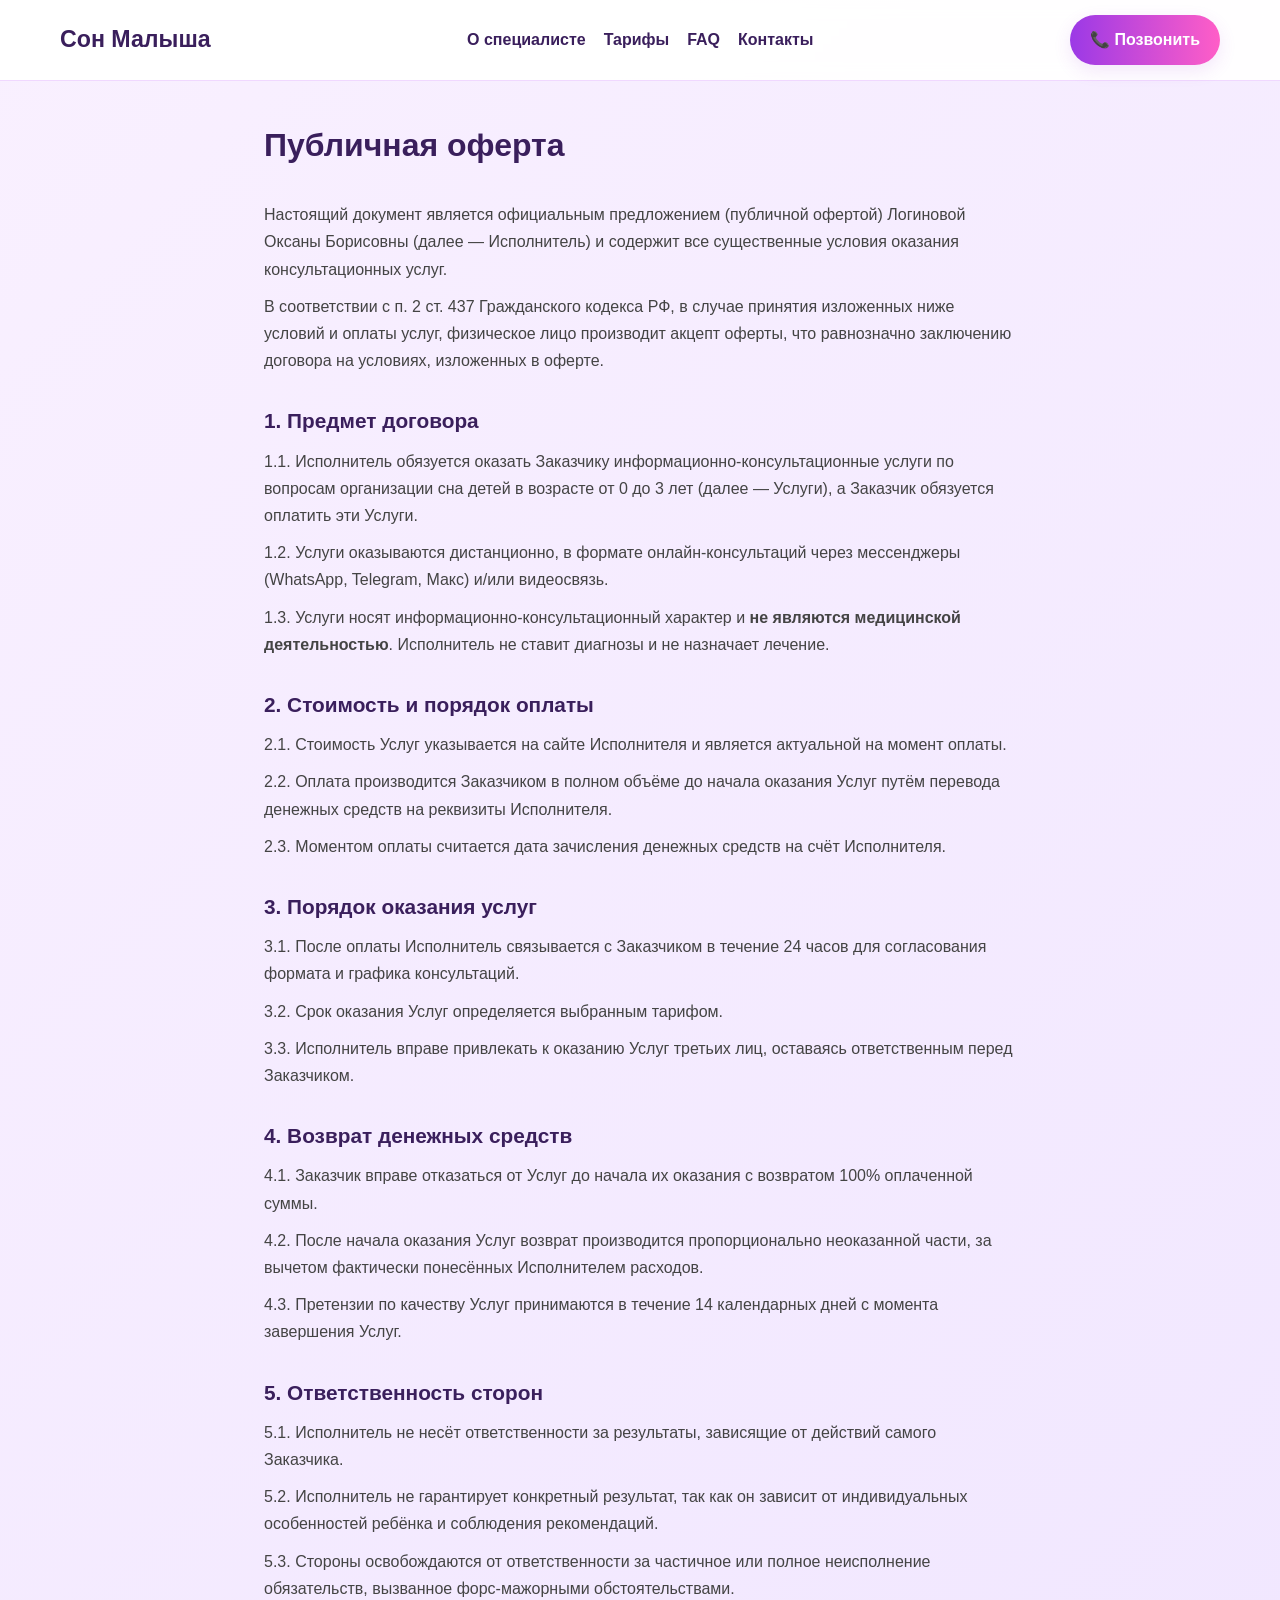
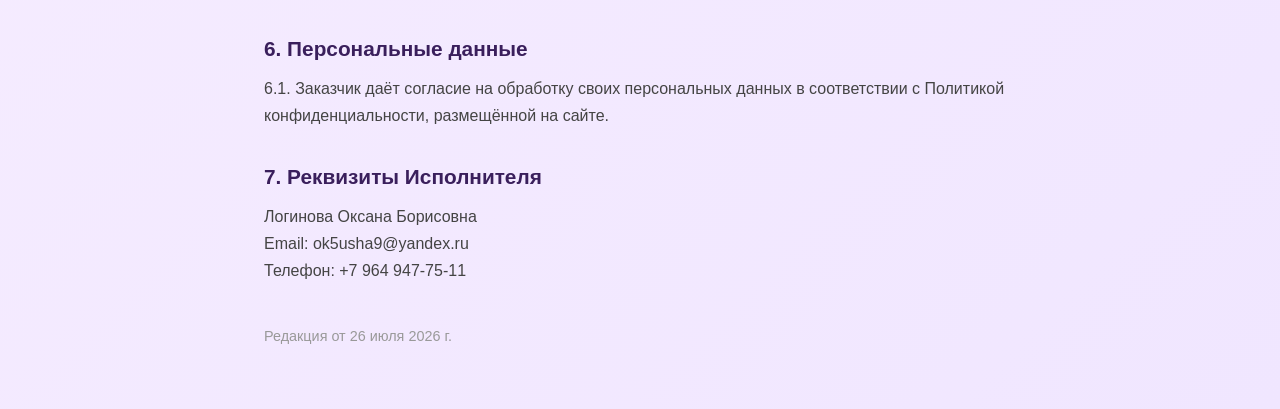
<file: oferta.html>
<!DOCTYPE html>
<html lang="ru">
<head>
    <meta charset="UTF-8">
    <meta name="viewport" content="width=device-width, initial-scale=1.0">
    <title>Публичная оферта — Сон Малыша</title>
    <link href="https://fonts.googleapis.com/css2?family=Inter:wght@400;600;800;900&display=swap" rel="stylesheet">
    <link rel="stylesheet" href="css/style.css">
    <style>
        .legal-page { max-width: 800px; margin: 120px auto 60px; padding: 0 24px; }
        .legal-page h1 { font-size: 2rem; margin-bottom: 30px; }
        .legal-page h2 { font-size: 1.3rem; margin-top: 30px; margin-bottom: 10px; }
        .legal-page p, .legal-page li { color: #444; line-height: 1.7; margin-bottom: 10px; }
        .legal-page ul { padding-left: 20px; }
        .legal-page .date { color: #999; font-size: 0.9rem; margin-top: 40px; }
    </style>
</head>
<body>

<header>
    <div class="container nav">
        <div class="logo"> Сон Малыша</div>
        <nav>
            <a href="index.html#about">О специалисте</a>
            <a href="index.html#services">Тарифы</a>
            <a href="index.html#faq">FAQ</a>
            <a href="index.html#cta">Контакты</a>
        </nav>
        <a href="tel:+79649477511" class="btn btn-primary">📞 Позвонить</a>
    </div>
</header>

<div class="legal-page">
    <h1>Публичная оферта</h1>
    <p>Настоящий документ является официальным предложением (публичной офертой) Логиновой Оксаны Борисовны (далее — Исполнитель) и содержит все существенные условия оказания консультационных услуг.</p>
    <p>В соответствии с п. 2 ст. 437 Гражданского кодекса РФ, в случае принятия изложенных ниже условий и оплаты услуг, физическое лицо производит акцепт оферты, что равнозначно заключению договора на условиях, изложенных в оферте.</p>

    <h2>1. Предмет договора</h2>
    <p>1.1. Исполнитель обязуется оказать Заказчику информационно-консультационные услуги по вопросам организации сна детей в возрасте от 0 до 3 лет (далее — Услуги), а Заказчик обязуется оплатить эти Услуги.</p>
    <p>1.2. Услуги оказываются дистанционно, в формате онлайн-консультаций через мессенджеры (WhatsApp, Telegram, Макс) и/или видеосвязь.</p>
    <p>1.3. Услуги носят информационно-консультационный характер и <strong>не являются медицинской деятельностью</strong>. Исполнитель не ставит диагнозы и не назначает лечение.</p>

    <h2>2. Стоимость и порядок оплаты</h2>
    <p>2.1. Стоимость Услуг указывается на сайте Исполнителя и является актуальной на момент оплаты.</p>
    <p>2.2. Оплата производится Заказчиком в полном объёме до начала оказания Услуг путём перевода денежных средств на реквизиты Исполнителя.</p>
    <p>2.3. Моментом оплаты считается дата зачисления денежных средств на счёт Исполнителя.</p>

    <h2>3. Порядок оказания услуг</h2>
    <p>3.1. После оплаты Исполнитель связывается с Заказчиком в течение 24 часов для согласования формата и графика консультаций.</p>
    <p>3.2. Срок оказания Услуг определяется выбранным тарифом.</p>
    <p>3.3. Исполнитель вправе привлекать к оказанию Услуг третьих лиц, оставаясь ответственным перед Заказчиком.</p>

    <h2>4. Возврат денежных средств</h2>
    <p>4.1. Заказчик вправе отказаться от Услуг до начала их оказания с возвратом 100% оплаченной суммы.</p>
    <p>4.2. После начала оказания Услуг возврат производится пропорционально неоказанной части, за вычетом фактически понесённых Исполнителем расходов.</p>
    <p>4.3. Претензии по качеству Услуг принимаются в течение 14 календарных дней с момента завершения Услуг.</p>

    <h2>5. Ответственность сторон</h2>
    <p>5.1. Исполнитель не несёт ответственности за результаты, зависящие от действий самого Заказчика.</p>
    <p>5.2. Исполнитель не гарантирует конкретный результат, так как он зависит от индивидуальных особенностей ребёнка и соблюдения рекомендаций.</p>
    <p>5.3. Стороны освобождаются от ответственности за частичное или полное неисполнение обязательств, вызванное форс-мажорными обстоятельствами.</p>

    <h2>6. Персональные данные</h2>
    <p>6.1. Заказчик даёт согласие на обработку своих персональных данных в соответствии с Политикой конфиденциальности, размещённой на сайте.</p>

    <h2>7. Реквизиты Исполнителя</h2>
    <p>Логинова Оксана Борисовна<br>
    Email: ok5usha9@yandex.ru<br>
    Телефон: +7 964 947-75-11</p>

    <p class="date">Редакция от 26 июля 2026 г.</p>
</div>

</body>
</html>
</file>
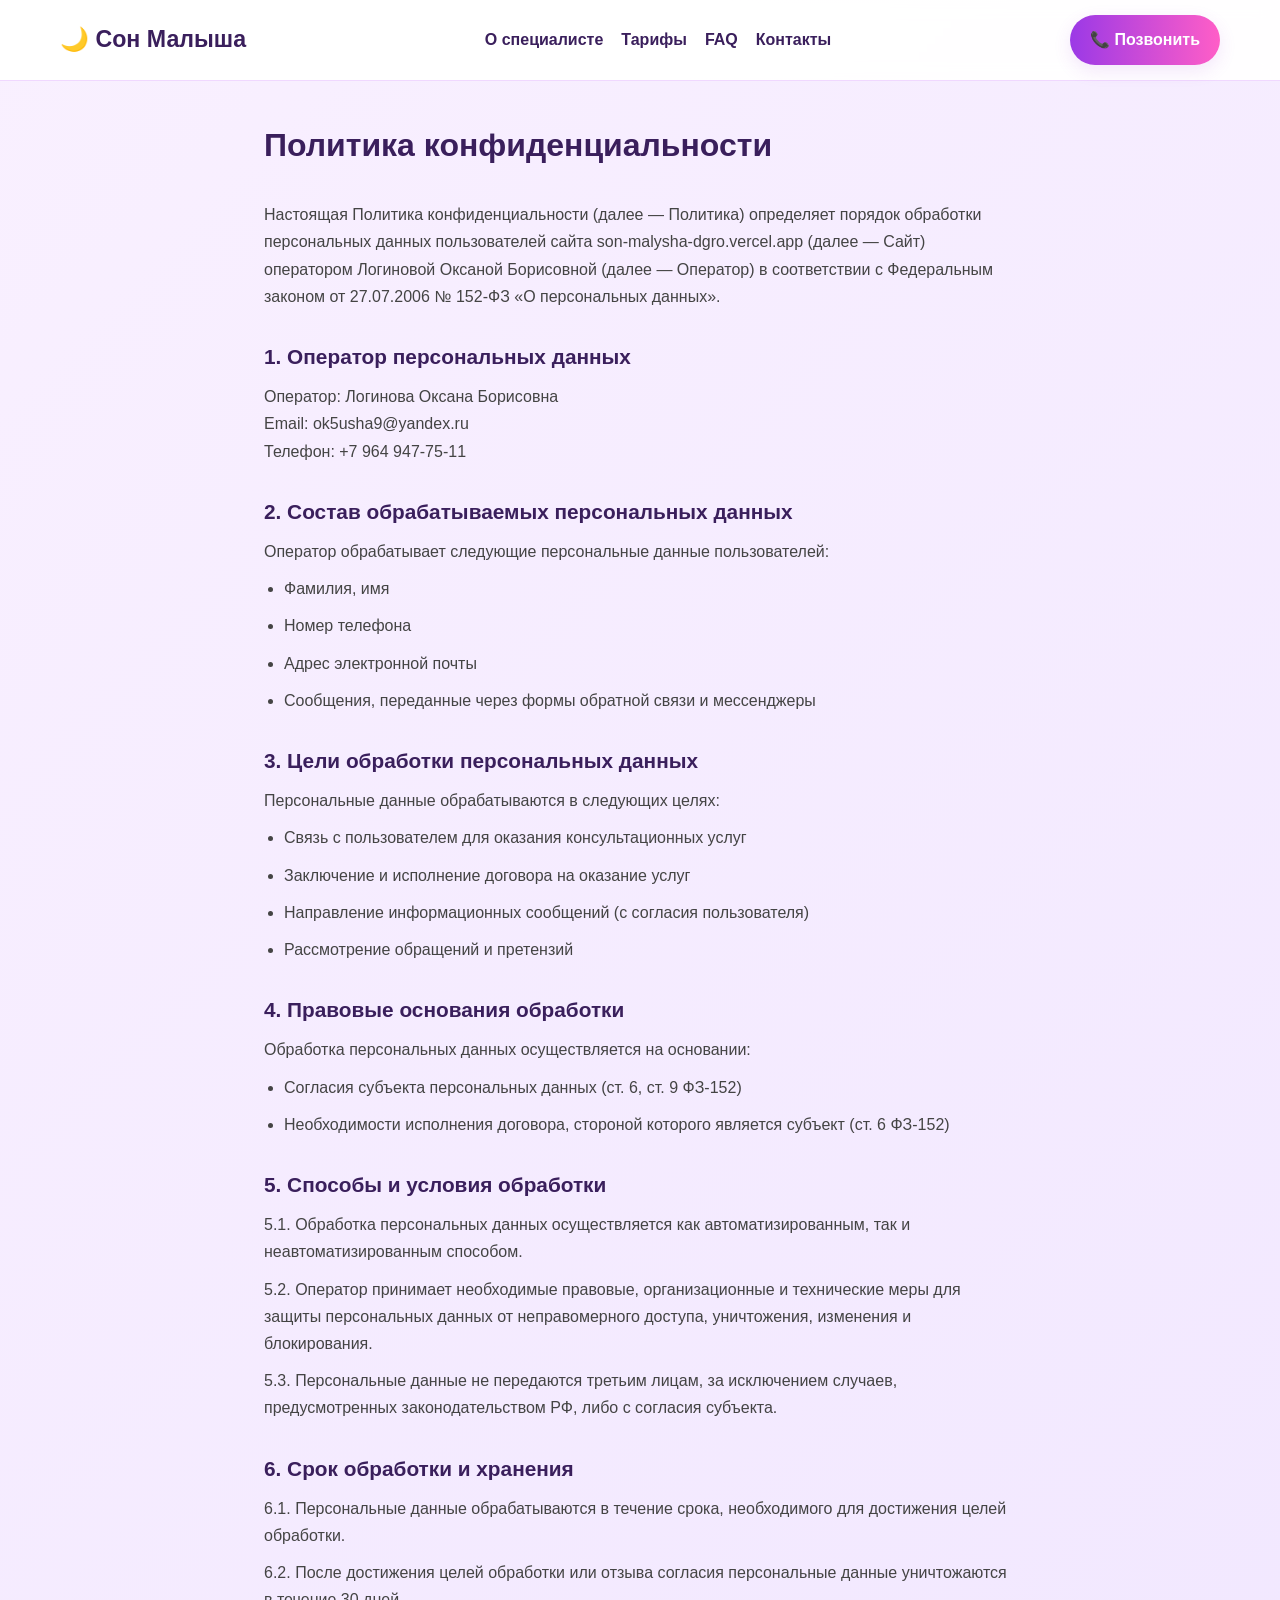
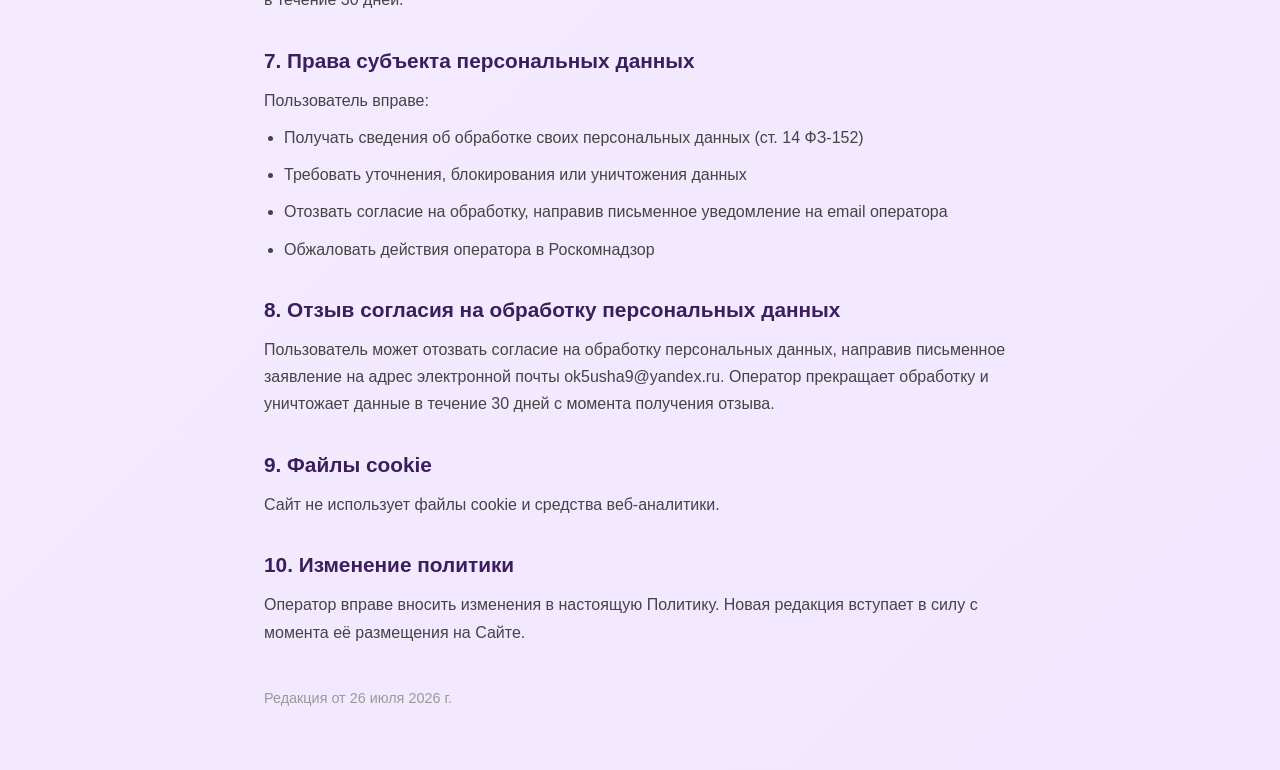
<file: privacy.html>
<!DOCTYPE html>
<html lang="ru">
<head>
    <meta charset="UTF-8">
    <meta name="viewport" content="width=device-width, initial-scale=1.0">
    <title>Политика конфиденциальности — Сон Малыша</title>
    <link href="https://fonts.googleapis.com/css2?family=Inter:wght@400;600;800;900&display=swap" rel="stylesheet">
    <link rel="stylesheet" href="css/style.css">
    <style>
        .legal-page { max-width: 800px; margin: 120px auto 60px; padding: 0 24px; }
        .legal-page h1 { font-size: 2rem; margin-bottom: 30px; }
        .legal-page h2 { font-size: 1.3rem; margin-top: 30px; margin-bottom: 10px; }
        .legal-page p, .legal-page li { color: #444; line-height: 1.7; margin-bottom: 10px; }
        .legal-page ul { padding-left: 20px; }
        .legal-page .date { color: #999; font-size: 0.9rem; margin-top: 40px; }
    </style>
</head>
<body>

<header>
    <div class="container nav">
        <div class="logo">🌙 Сон Малыша</div>
        <nav>
            <a href="index.html#about">О специалисте</a>
            <a href="index.html#services">Тарифы</a>
            <a href="index.html#faq">FAQ</a>
            <a href="index.html#cta">Контакты</a>
        </nav>
        <a href="tel:+79649477511" class="btn btn-primary">📞 Позвонить</a>
    </div>
</header>

<div class="legal-page">
    <h1>Политика конфиденциальности</h1>
    <p>Настоящая Политика конфиденциальности (далее — Политика) определяет порядок обработки персональных данных пользователей сайта son-malysha-dgro.vercel.app (далее — Сайт) оператором Логиновой Оксаной Борисовной (далее — Оператор) в соответствии с Федеральным законом от 27.07.2006 № 152-ФЗ «О персональных данных».</p>

    <h2>1. Оператор персональных данных</h2>
    <p>Оператор: Логинова Оксана Борисовна<br>
    Email: ok5usha9@yandex.ru<br>
    Телефон: +7 964 947-75-11</p>

    <h2>2. Состав обрабатываемых персональных данных</h2>
    <p>Оператор обрабатывает следующие персональные данные пользователей:</p>
    <ul>
        <li>Фамилия, имя</li>
        <li>Номер телефона</li>
        <li>Адрес электронной почты</li>
        <li>Сообщения, переданные через формы обратной связи и мессенджеры</li>
    </ul>

    <h2>3. Цели обработки персональных данных</h2>
    <p>Персональные данные обрабатываются в следующих целях:</p>
    <ul>
        <li>Связь с пользователем для оказания консультационных услуг</li>
        <li>Заключение и исполнение договора на оказание услуг</li>
        <li>Направление информационных сообщений (с согласия пользователя)</li>
        <li>Рассмотрение обращений и претензий</li>
    </ul>

    <h2>4. Правовые основания обработки</h2>
    <p>Обработка персональных данных осуществляется на основании:</p>
    <ul>
        <li>Согласия субъекта персональных данных (ст. 6, ст. 9 ФЗ-152)</li>
        <li>Необходимости исполнения договора, стороной которого является субъект (ст. 6 ФЗ-152)</li>
    </ul>

    <h2>5. Способы и условия обработки</h2>
    <p>5.1. Обработка персональных данных осуществляется как автоматизированным, так и неавтоматизированным способом.</p>
    <p>5.2. Оператор принимает необходимые правовые, организационные и технические меры для защиты персональных данных от неправомерного доступа, уничтожения, изменения и блокирования.</p>
    <p>5.3. Персональные данные не передаются третьим лицам, за исключением случаев, предусмотренных законодательством РФ, либо с согласия субъекта.</p>

    <h2>6. Срок обработки и хранения</h2>
    <p>6.1. Персональные данные обрабатываются в течение срока, необходимого для достижения целей обработки.</p>
    <p>6.2. После достижения целей обработки или отзыва согласия персональные данные уничтожаются в течение 30 дней.</p>

    <h2>7. Права субъекта персональных данных</h2>
    <p>Пользователь вправе:</p>
    <ul>
        <li>Получать сведения об обработке своих персональных данных (ст. 14 ФЗ-152)</li>
        <li>Требовать уточнения, блокирования или уничтожения данных</li>
        <li>Отозвать согласие на обработку, направив письменное уведомление на email оператора</li>
        <li>Обжаловать действия оператора в Роскомнадзор</li>
    </ul>

    <h2>8. Отзыв согласия на обработку персональных данных</h2>
    <p>Пользователь может отозвать согласие на обработку персональных данных, направив письменное заявление на адрес электронной почты ok5usha9@yandex.ru. Оператор прекращает обработку и уничтожает данные в течение 30 дней с момента получения отзыва.</p>

    <h2>9. Файлы cookie</h2>
    <p>Сайт не использует файлы cookie и средства веб-аналитики.</p>

    <h2>10. Изменение политики</h2>
    <p>Оператор вправе вносить изменения в настоящую Политику. Новая редакция вступает в силу с момента её размещения на Сайте.</p>

    <p class="date">Редакция от 26 июля 2026 г.</p>
</div>

</body>
</html>
</file>
<file: css/style.css>
/* Reset */
* {
  margin: 0;
  padding: 0;
  box-sizing: border-box;
}

/* Base */
html {
  scroll-behavior: smooth;
}

body {
  font-family: Arial, Helvetica, sans-serif;
  background: linear-gradient(135deg, #f9f0ff 0%, #f0e6ff 100%);
  color: #3a1f5c;
  line-height: 1.6;
  -webkit-font-smoothing: antialiased;
  -moz-osx-font-smoothing: grayscale;
}

img {
  max-width: 100%;
}

.container {
  max-width: 1200px;
  margin: 0 auto;
  padding: 0 20px;
}

/* Header */
header {
  position: fixed;
  top: 0;
  left: 0;
  right: 0;
  background: rgba(255, 255, 255, 0.95);
  backdrop-filter: blur(8px);
  border-bottom: 1px solid #f0d8ff;
  z-index: 1100;
}

.nav {
  display: flex;
  justify-content: space-between;
  align-items: center;
  min-height: 80px;
  gap: 15px;
  flex-wrap: wrap;
}

.logo {
  font-size: 1.45rem;
  font-weight: 900;
  color: #3a1f5c;
  text-decoration: none;
  white-space: nowrap;
}

nav {
  display: flex;
  align-items: center;
  justify-content: center;
  flex-wrap: wrap;
  gap: 8px;
}

nav a {
  color: #3a1f5c;
  text-decoration: none;
  font-weight: 600;
  margin: 0 5px;
}

nav a:hover {
  color: #c026d3;
}

.header-phone {
  display: flex;
  align-items: center;
  gap: 8px;
}

.phone-text {
  white-space: nowrap;
}

/* Hero */
.hero {
  padding: 130px 0 80px;
  position: relative;
}

.hero-content {
  display: grid;
  grid-template-columns: 1fr;
  gap: 40px;
  align-items: center;
}

.hero-text h1 {
  margin-bottom: 18px;
  font-size: clamp(2.2rem, 5vw, 4.2rem);
  line-height: 1.08;
  font-weight: 900;
  color: #3a1f5c;
}

.hero-text h1 span {
  color: #c026d3;
}

.lead {
  max-width: 650px;
  margin-bottom: 24px;
  font-size: 1.2rem;
  color: #684384;
}

.hero-buttons {
  display: flex;
  flex-wrap: wrap;
  gap: 10px;
  margin-bottom: 28px;
}

.hero-about-text {
  margin-bottom: 10px;
}

.hero-about-list {
  margin-top: 8px;
  padding-left: 22px;
}

.hero-image-wrap {
  max-width: 460px;
  margin: 0 auto;
  border-radius: 28px;
  overflow: hidden;
  box-shadow: 0 20px 44px rgba(192, 38, 211, 0.1);
}

.hero-image {
  display: block;
  width: 100%;
  height: auto;
}

/* Buttons */
.btn {
  padding: 12px 20px;
  border-radius: 50px;
  font-weight: 700;
  text-decoration: none;
  display: inline-flex;
  align-items: center;
  justify-content: center;
  gap: 8px;
  transition: all 0.25s;
  border: none;
  cursor: pointer;
  color: #fff;
  font-family: inherit;
}

.btn-primary {
  background: linear-gradient(90deg, #9b39e6, #ff5ec7);
  box-shadow: 0 6px 18px rgba(153, 57, 214, 0.12);
}

.btn-accent {
  background: linear-gradient(90deg, #9b39e6, #7c3aed);
  box-shadow: 0 6px 18px rgba(153, 57, 214, 0.12);
}

.btn-green {
  background: linear-gradient(90deg, #10b981, #06a86f);
  box-shadow: 0 8px 22px rgba(16, 185, 129, 0.12);
}

.btn:hover {
  transform: translateY(-3px);
}

.btn.full {
  width: 100%;
  margin-top: auto;
  border-radius: 28px;
  padding: 12px 14px;
}

/* Sections */
.section {
  padding: 100px 0;
}

.center {
  text-align: center;
}

.section-sub {
  color: #7c4d9e;
  margin-top: 12px;
  font-size: 1.05rem;
}

/* Cards / tariffs */
.cards {
  display: grid;
  grid-template-columns: repeat(auto-fit, minmax(260px, 1fr));
  gap: 20px;
  align-items: stretch;
}

.card {
  display: flex;
  flex-direction: column;
  justify-content: flex-start;
  background: linear-gradient(180deg, #fff, #fbf7ff);
  border: 1px solid rgba(115, 41, 178, 0.06);
  box-shadow: 0 10px 30px rgba(115, 41, 178, 0.06);
  border-radius: 14px;
  padding: 20px;
  color: #2b1b3a;
}

.card h3 {
  color: #5b2b9a;
  margin-bottom: 6px;
  font-size: 1.05rem;
}

.price {
  font-size: 1.4rem;
  font-weight: 800;
  color: #3b0b66;
  margin-bottom: 8px;
}

.card p {
  margin: 6px 0 12px;
  line-height: 1.45;
  color: #3b2b4a;
}

.card ul {
  margin: 0 0 14px 18px;
  color: #3b2b4a;
}

.tariffs-note {
  margin-top: 12px;
}

/* Certificates */
.certificates-grid {
  display: grid;
  grid-template-columns: repeat(3, minmax(0, 1fr));
  gap: 20px;
  margin-top: 18px;
}

.certificate-item {
  display: flex;
  flex-direction: column;
  align-items: stretch;
  background: #fff;
  padding: 12px;
  border-radius: 12px;
  box-shadow: 0 8px 30px rgba(115, 41, 178, 0.04);
}

.certificate-img {
  width: 100%;
  height: auto;
  object-fit: contain;
  display: block;
  border-radius: 10px;
  box-shadow: 0 10px 28px rgba(115, 41, 178, 0.06);
  cursor: zoom-in;
}

.certificate-info {
  padding-top: 12px;
}

.certificate-info h3 {
  margin: 0 0 6px;
}

.cert-date {
  color: #7c4d9e;
  font-size: 0.9rem;
}

/* Reviews */
.reviews-grid {
  display: grid;
  grid-template-columns: repeat(auto-fit, minmax(240px, 1fr));
  gap: 20px;
  align-items: start;
  margin-top: 16px;
}

.review-item {
  background: #fff;
  border-radius: 12px;
  padding: 16px;
  box-shadow: 0 6px 18px rgba(40, 10, 80, 0.06);
  border: 1px solid rgba(115, 41, 178, 0.04);
}

.review-item p + p {
  margin-top: 12px;
}

.review-meta {
  display: flex;
  gap: 12px;
  align-items: center;
  margin-bottom: 8px;
}

.review-meta img {
  width: 56px;
  height: 56px;
  object-fit: cover;
  border-radius: 50%;
}

.stars {
  color: #ffb400;
  font-weight: 700;
}

/* Channels */
.channels {
  display: flex;
  gap: 12px;
  justify-content: center;
  flex-wrap: wrap;
  margin-top: 12px;
}

/* Form */
.contact-form {
  max-width: 720px;
  margin: 0 auto;
  display: flex;
  flex-direction: column;
  gap: 12px;
}

.contact-row {
  display: flex;
  gap: 12px;
  flex-wrap: wrap;
}

.contact-row input,
.contact-form textarea {
  width: 100%;
  padding: 12px;
  border-radius: 8px;
  border: 1px solid #e8def5;
  font-size: 1rem;
  background: #fff;
  font-family: inherit;
}

.contact-row input {
  flex: 1 1 240px;
}

.contact-form textarea {
  min-height: 120px;
  resize: vertical;
  display: block;
}

.contact-row input:focus,
.contact-form textarea:focus {
  outline: none;
  border-color: #9b39e6;
  box-shadow: 0 0 0 3px rgba(155, 57, 230, 0.12);
}

.consent-row {
  text-align: left;
  font-size: 0.95rem;
  color: #4b2b64;
}

.consent-row label {
  display: flex;
  gap: 8px;
  align-items: flex-start;
}

.consent-row input {
  margin-top: 5px;
  flex: 0 0 auto;
}

.form-note {
  margin-top: 8px;
}

/* FAQ */
.faq-list {
  max-width: 720px;
  margin: 0 auto;
  text-align: left;
}

.faq-item {
  margin-bottom: 12px;
  border: 1px solid rgba(115, 41, 178, 0.1);
  border-radius: 10px;
  overflow: hidden;
  background: #fff;
}

.faq-question {
  width: 100%;
  padding: 16px 20px;
  background: #faf5ff;
  border: none;
  text-align: left;
  font-weight: 600;
  color: #5b2b9a;
  cursor: pointer;
  font-size: 1rem;
  font-family: inherit;
  transition: all 0.3s ease;
  display: flex;
  justify-content: space-between;
  align-items: center;
}

.faq-question:hover {
  background: #f0e6ff;
}

.faq-question::after {
  content: "▼";
  font-size: 0.75rem;
  transition: transform 0.3s ease;
  transform: rotate(0deg);
  margin-left: 12px;
}

.faq-question.active::after {
  transform: rotate(180deg);
}

.faq-answer {
  max-height: 0;
  overflow: hidden;
  transition: max-height 0.3s ease;
  background: #fff;
}

.faq-answer.open {
  max-height: 500px;
}

.faq-answer p {
  padding: 16px 20px;
  color: #3b2b4a;
  line-height: 1.6;
  margin: 0;
}

/* Cookie banner */
.cookie-banner {
  display: flex;
  gap: 12px;
  align-items: center;
  justify-content: space-between;
  flex-wrap: wrap;
  position: fixed;
  left: 16px;
  right: 16px;
  bottom: 16px;
  z-index: 1200;
  background: #fff;
  border-radius: 12px;
  padding: 14px;
  box-shadow: 0 14px 40px rgba(34, 20, 60, 0.12);
  pointer-events: auto;
}

.cookie-text {
  flex: 1 1 60%;
  color: #3a1f5c;
}

.cookie-actions {
  display: flex;
  gap: 8px;
}

/* Footer */
.footer-inner {
  display: flex;
  flex-direction: column;
  gap: 8px;
  align-items: center;
  padding: 24px 0;
}

.footer-contacts {
  display: flex;
  flex-wrap: wrap;
  justify-content: center;
  align-items: center;
  gap: 12px;
}

/* Floating contact */
.floating-contact {
  position: fixed;
  right: 20px;
  bottom: 20px;
  z-index: 1000;
}

.floating-contact a {
  width: 54px;
  height: 54px;
  display: flex;
  align-items: center;
  justify-content: center;
  border-radius: 50%;
  background: #10b981;
  color: #fff;
  text-decoration: none;
  font-size: 1.5rem;
  box-shadow: 0 8px 24px rgba(16, 185, 129, 0.3);
}

/* Text helpers */
.small {
  font-size: 0.9rem;
}

.muted {
  color: #7a5aa0;
}

.muted a,
a.muted {
  color: #7a5aa0;
}

/* Lightbox */
.certificate-lightbox-overlay {
  position: fixed;
  inset: 0;
  background: rgba(10, 10, 12, 0.75);
  display: flex;
  align-items: center;
  justify-content: center;
  z-index: 3000;
  cursor: zoom-out;
  padding: 20px;
}

.certificate-lightbox-overlay img {
  max-width: 95%;
  max-height: 95%;
  box-shadow: 0 18px 60px rgba(0, 0, 0, 0.5);
  border-radius: 6px;
  display: block;
  object-fit: contain;
  cursor: default;
}

body.lb-open {
  overflow: hidden;
}

.certificate-lightbox-close {
  position: fixed;
  right: 20px;
  top: 18px;
  z-index: 3100;
  background: rgba(255, 255, 255, 0.06);
  color: #fff;
  border: none;
  padding: 8px 10px;
  border-radius: 6px;
  font-size: 18px;
  cursor: pointer;
  backdrop-filter: blur(4px);
}

/* Responsive */
@media (min-width: 992px) {
  .hero-content {
    grid-template-columns: 1fr 1fr;
  }
}

@media (max-width: 992px) {
  .certificates-grid {
    grid-template-columns: repeat(2, minmax(0, 1fr));
  }
}

@media (max-width: 768px) {
  .hero {
    padding: 110px 0 60px;
  }

  .hero-text h1 {
    font-size: 2.25rem;
  }

  .nav {
    min-height: 72px;
  }

  nav a {
    font-size: 0.85rem;
    margin: 0 4px;
  }

  .phone-text {
    display: none;
  }

  .cookie-banner {
    left: 8px;
    right: 8px;
    bottom: 8px;
  }
}

@media (max-width: 600px) {
  .certificates-grid {
    grid-template-columns: 1fr;
    gap: 12px;
    padding: 0 12px;
  }

  .certificate-img {
    max-width: 320px;
    margin: 0 auto;
  }

  .certificate-info {
    text-align: center;
  }

  .hero-buttons .btn {
    width: 100%;
  }

  .header-phone .btn {
    padding: 10px 14px;
  }

  .cookie-actions {
    width: 100%;
  }

  .cookie-actions .btn {
    flex: 1;
  }
}

.certificate-item > a {
  display: block;
  line-height: 0;
}

.certificate-item > a:hover .certificate-img {
  transform: scale(1.02);
}

.certificate-img {
  cursor: zoom-in;
  transition: transform 0.2s ease;
}
</file>
